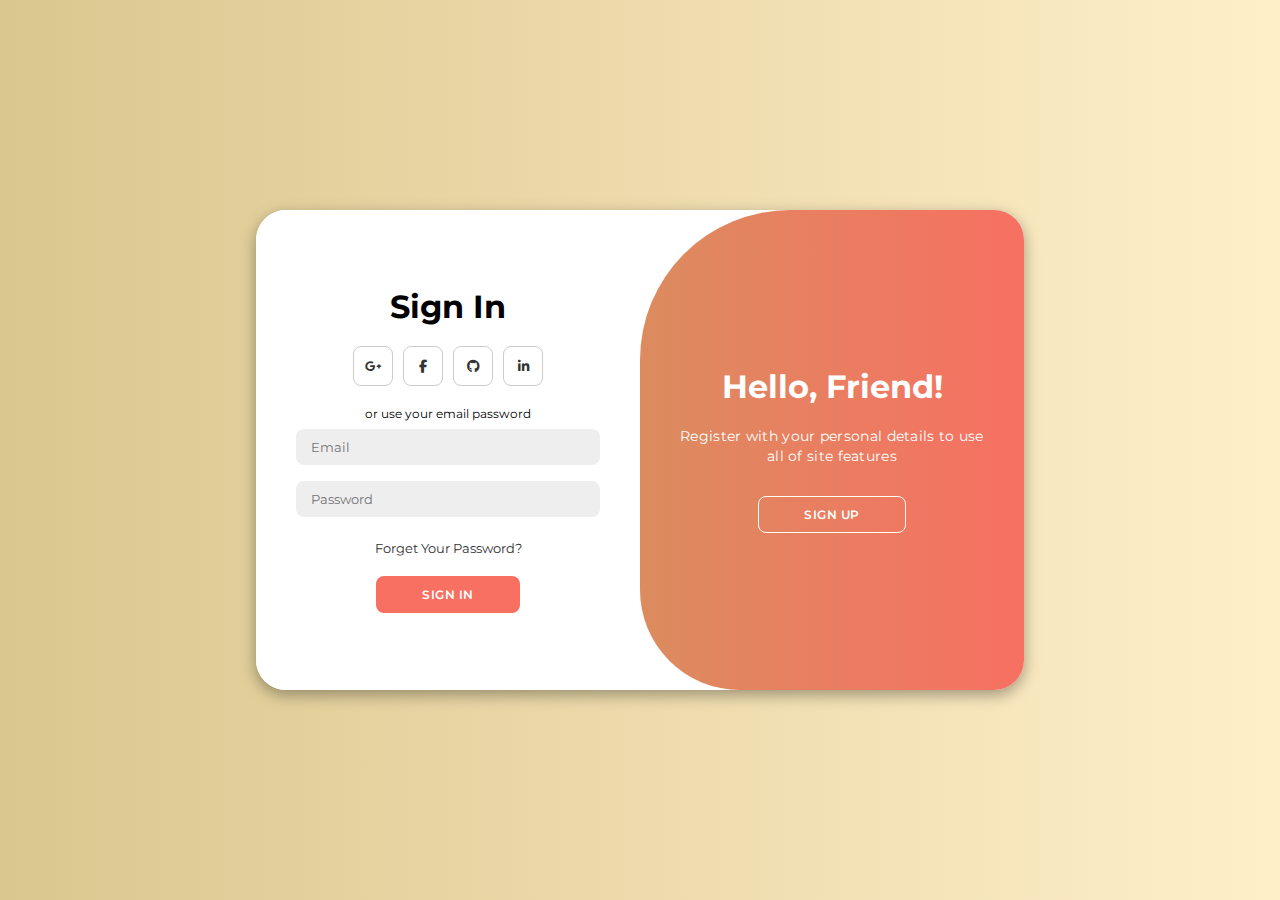
<file: templates/index.html>
<!DOCTYPE html>
<html lang="en">

<head>
    <meta charset="UTF-8">
    <meta name="viewport" content="width=device-width, initial-scale=1.0">
    <link rel="stylesheet" href="https://cdnjs.cloudflare.com/ajax/libs/font-awesome/6.4.2/css/all.min.css">
    <link rel="stylesheet" href="/static/css/style.css">
    <title>Modern Login Page</title>
</head>

<body>

    <div class="container" id="container">
        <div class="form-container sign-up">
            <form>
                <h1>Create Account</h1>
                <div class="social-icons">
                    <a href="#" class="icon"><i class="fa-brands fa-google-plus-g"></i></a>
                    <a href="#" class="icon"><i class="fa-brands fa-facebook-f"></i></a>
                    <a href="#" class="icon"><i class="fa-brands fa-github"></i></a>
                    <a href="#" class="icon"><i class="fa-brands fa-linkedin-in"></i></a>
                </div>
                <span>or use your email for registeration</span>
                <input type="text" placeholder="Name">
                <input type="email" placeholder="Email">
                <input type="password" placeholder="Password">
                <button >Sign Up</button>
            </form>
        </div>
        <div class="form-container sign-in">
            <form>
                <h1>Sign In</h1>
                <div class="social-icons">
                    <a href="#" class="icon"><i class="fa-brands fa-google-plus-g"></i></a>
                    <a href="#" class="icon"><i class="fa-brands fa-facebook-f"></i></a>
                    <a href="#" class="icon"><i class="fa-brands fa-github"></i></a>
                    <a href="#" class="icon"><i class="fa-brands fa-linkedin-in"></i></a>
                </div>
                <span>or use your email password</span>
                <input type="email" placeholder="Email">
                <input type="password" placeholder="Password">
                <a href="#">Forget Your Password?</a>
                <button>Sign In</button>
            </form>
        </div>
        <div class="toggle-container">
            <div class="toggle">
                <div class="toggle-panel toggle-left">
                    <h1>Welcome Back!</h1>
                    <p>Enter your personal details to use all of site features</p>
                    <button class="hidden" id="login">Sign In</button>
                </div>
                <div class="toggle-panel toggle-right">
                    <h1>Hello, Friend!</h1>
                    <p>Register with your personal details to use all of site features</p>
                    <button class="hidden" id="register">Sign Up</button>
                </div>
            </div>
        </div>
    </div>

    <script >
        document.getElementById('addProductForm').addEventListener('submit', function(event) {
    event.preventDefault();

    const formData = new FormData(this);
    
    fetch('/add_product', {
        method: 'POST',
        body: formData
    })
    .then(response => response.json())
    .then(data => {
        document.getElementById('message').innerText = data.message;
        this.reset(); // Reset the form
    })
    .catch(error => {
        console.error('Error:', error);
    });
});

function handleFileUpload(event) {
    const file = event.target.files[0];
    // You can add QR code scanning logic here if needed
}
    </script>
</body>

</html>
</file>
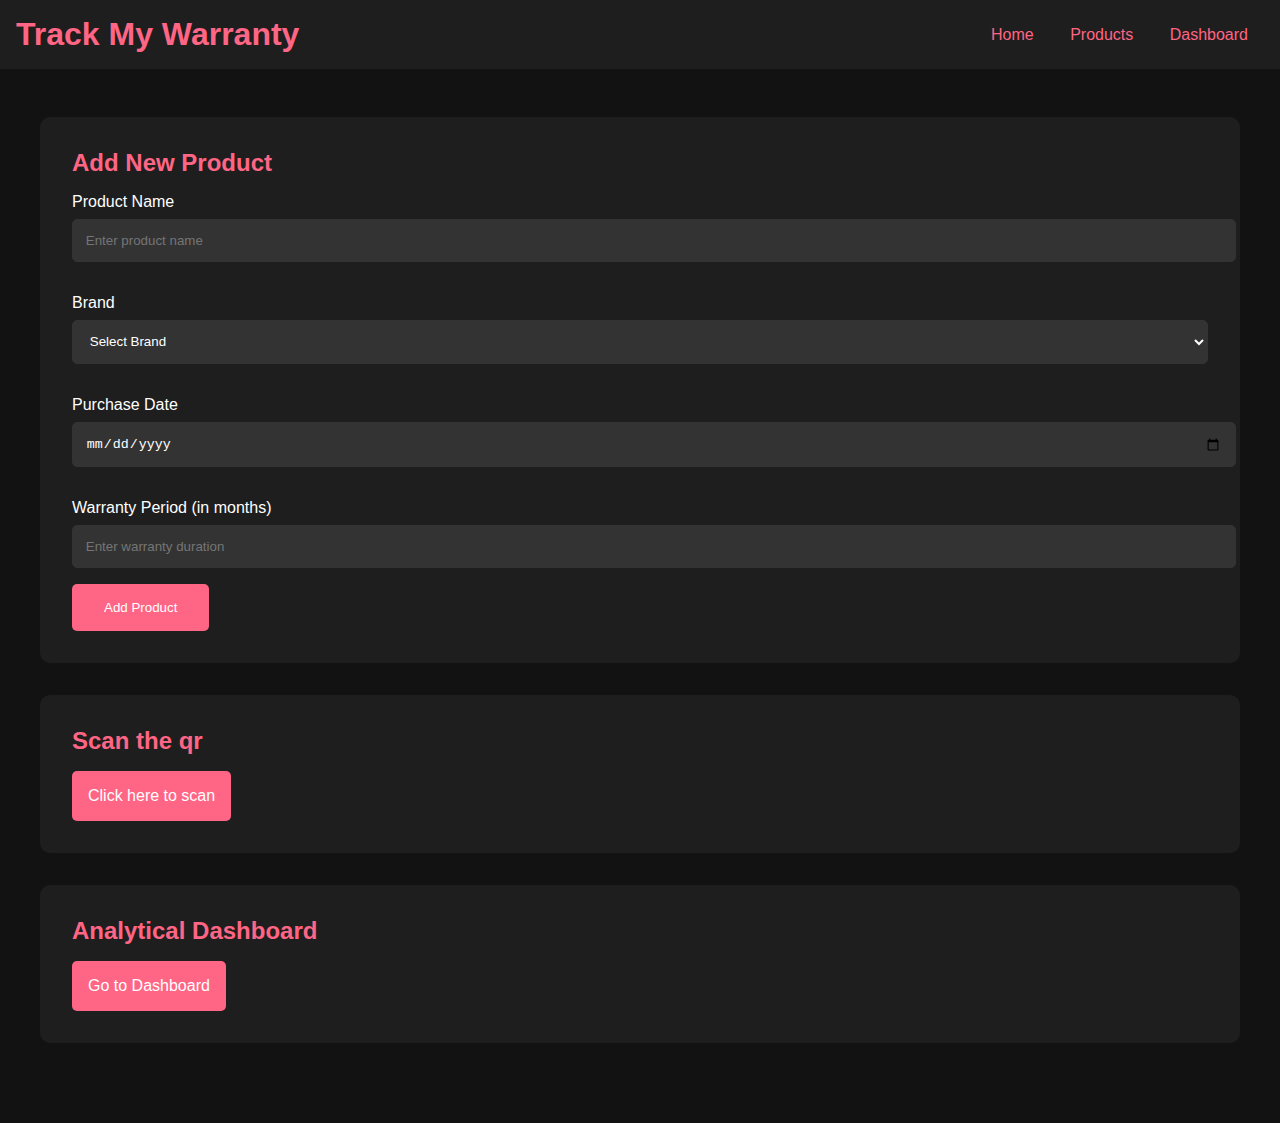
<file: templates/add_warranty.html>
<!DOCTYPE html>
<html lang="en">
<head>
    <meta charset="UTF-8">
    <meta name="viewport" content="width=device-width, initial-scale=1.0">
    <title>Track My Warranty - Add Product</title>
    <style>
        body {
            margin: 0;
            font-family: Arial, sans-serif;
            background-color: #121212;
            color: white;
        }

        header {
            background-color: #1E1E1E;
            padding: 1rem;
            display: flex;
            justify-content: space-between;
            align-items: center;
        }

        header h1 {
            color: #FF6584;
            margin: 0;
        }

        header nav a {
            color: #FF6584;
            text-decoration: none;
            margin: 0 1rem;
        }

        .container {
            max-width: 1200px;
            margin: 2rem auto;
            padding: 1rem;
        }

        .add-product-form, .dashboard-link {
            background-color: #1E1E1E;
            border-radius: 10px;
            padding: 2rem;
            margin-bottom: 2rem;
        }

        .add-product-form h2, .dashboard-link h2 {
            margin: 0 0 1rem;
            color: #FF6584;
        }

        .add-product-form label {
            display: block;
            margin: 1rem 0 0.5rem;
        }

        .add-product-form input, .add-product-form select {
            width: 100%;
            padding: 0.8rem;
            margin-bottom: 1rem;
            border: 1px solid #333;
            border-radius: 5px;
            background-color: #333;
            color: white;
        }

        .add-product-form button {
            padding: 1rem 2rem;
            background-color: #FF6584;
            color: white;
            border: none;
            border-radius: 5px;
            cursor: pointer;
        }

        .dashboard-link a {
            text-decoration: none;
            padding: 1rem;
            display: inline-block;
            background-color: #FF6584;
            color: white;
            border-radius: 5px;
            font-size: 1rem;
        }
    </style>
</head>
<body>
    <header>
        <h1>Track My Warranty</h1>
        <nav>
            <a href="index.html">Home</a>
            <a href="products.html">Products</a>
            <a href="dashboard.html">Dashboard</a>
        </nav>
    </header>

    <div class="container">
        <div class="add-product-form">
            <h2>Add New Product</h2>
            <form>
                <label for="product-name">Product Name</label>
                <input type="text" id="product-name" placeholder="Enter product name">

                <label for="brand">Brand</label>
                <select id="brand">
                    <option value="">Select Brand</option>
                    <option value="adidas">Adidas</option>
                    <option value="omen">Omen</option>
                    <option value="hp">HP</option>
                    <option value="casio">Casio</option>
                </select>

                <label for="purchase-date">Purchase Date</label>
                <input type="date" id="purchase-date">

                <label for="warranty-period">Warranty Period (in months)</label>
                <input type="number" id="warranty-period" placeholder="Enter warranty duration">

                <button type="submit">Add Product</button>
            </form>
        </div>

        <div class="dashboard-link">
            <h2>Scan the qr</h2>
            <a href="scan.html">Click here to scan</a>
        </div>
        <div class="dashboard-link">
            <h2>Analytical Dashboard</h2>
            <a href="dashboard.html">Go to Dashboard</a>
        </div>
    </div>
</body>
</html>
</file>
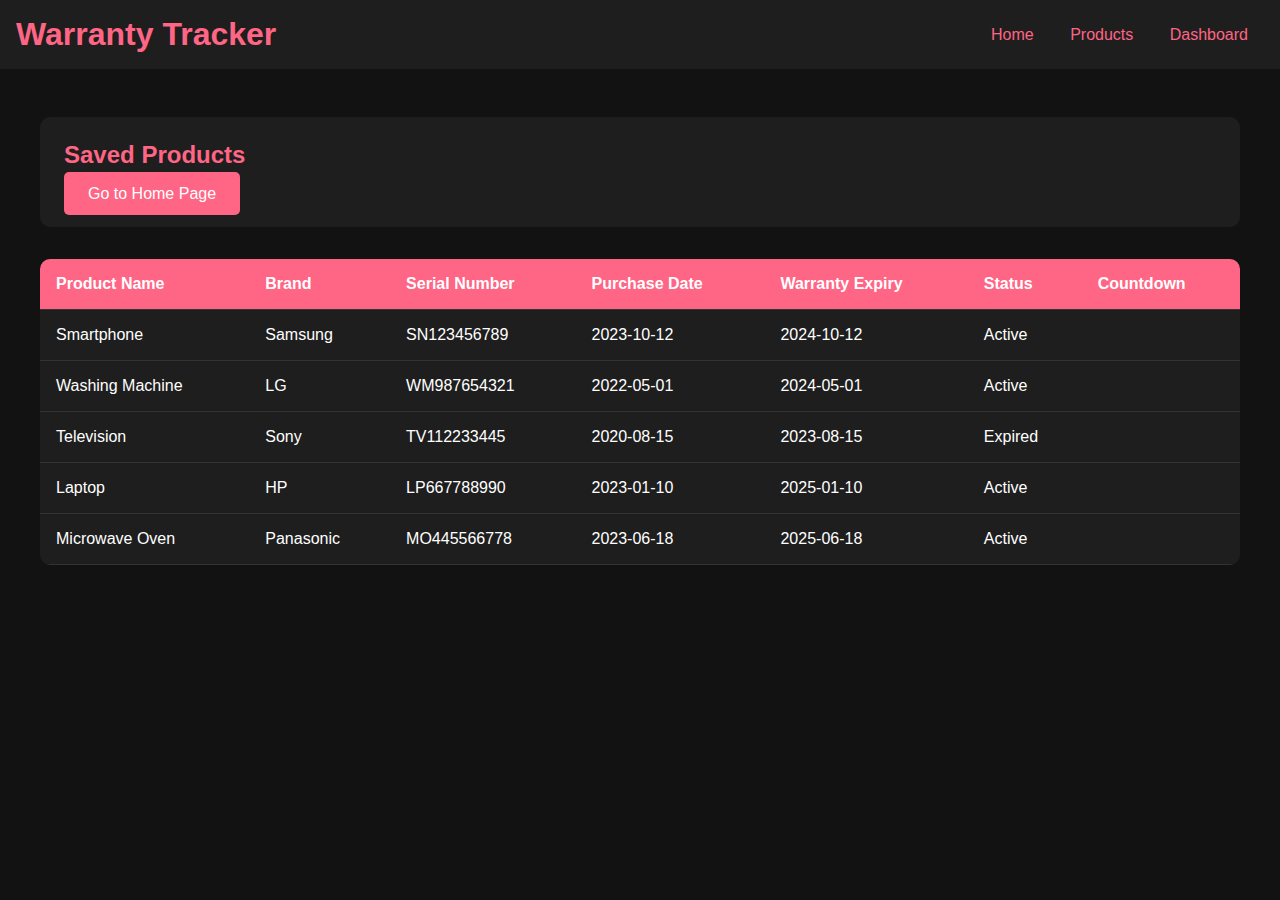
<file: templates/dashboard.html>
<!DOCTYPE html>
<html lang="en">
<head>
    <meta charset="UTF-8">
    <meta name="viewport" content="width=device-width, initial-scale=1.0">
    <title>Warranty Tracker - Dashboard</title>
    <style>
        body {
            margin: 0;
            font-family: Arial, sans-serif;
            background-color: #121212;
            color: white;
        }

        header {
            background-color: #1E1E1E;
            padding: 1rem;
            display: flex;
            justify-content: space-between;
            align-items: center;
        }

        header h1 {
            color: #FF6584;
            margin: 0;
        }

        header nav a {
            color: #FF6584;
            text-decoration: none;
            margin: 0 1rem;
        }

        .container {
            max-width: 1200px;
            margin: 2rem auto;
            padding: 1rem;
        }

        .dashboard-table {
            width: 100%;
            border-collapse: collapse;
            margin-top: 2rem;
            background-color: #1E1E1E;
            border-radius: 10px;
            overflow: hidden;
        }

        .dashboard-table th, .dashboard-table td {
            text-align: left;
            padding: 1rem;
            border-bottom: 1px solid #333;
        }

        .dashboard-table th {
            background-color: #FF6584;
            color: white;
        }

        .dashboard-table tr:hover {
            background-color: #333;
        }

        .dashboard-table td {
            color: #fff;
        }

        .dashboard-link {
            background-color: #1E1E1E;
            border-radius: 10px;
            padding: 1.5rem;
        }

        .dashboard-link h2 {
            margin: 0 0 1rem;
            color: #FF6584;
        }

        .dashboard-link a {
            text-decoration: none;
            padding: 0.8rem 1.5rem;
            background-color: #FF6584;
            color: white;
            border-radius: 5px;
            font-size: 1rem;
        }
    </style>
</head>
<body>
    <header>
        <h1>Warranty Tracker</h1>
        <nav>
            <a href="/templates/main.html">Home</a>
            <a href="/templates/products.html">Products</a>
            <a href="/templates/dashboard.html">Dashboard</a>
        </nav>
    </header>

    <div class="container">
        <div class="dashboard-link">
            <h2>Saved Products</h2>
            <a href="/templates/main.html">Go to Home Page</a>
        </div>

        <table class="dashboard-table">
            <thead>
                <tr>
                    <th>Product Name</th>
                    <th>Brand</th>
                    <th>Serial Number</th>
                    <th>Purchase Date</th>
                    <th>Warranty Expiry</th>
                    <th>Status</th>
                    <th>Countdown</th>
                </tr>
            </thead>
            <tbody>
                <tr>
                    <td>Smartphone</td>
                    <td>Samsung</td>
                    <td>SN123456789</td>
                    <td>2023-10-12</td>
                    <td>2024-10-12</td>
                    <td>Active</td>
                    <td class="countdown" data-expiry="2024-10-12T23:59:59"></td>
                </tr>
                <tr>
                    <td>Washing Machine</td>
                    <td>LG</td>
                    <td>WM987654321</td>
                    <td>2022-05-01</td>
                    <td>2024-05-01</td>
                    <td>Active</td>
                    <td class="countdown" data-expiry="2024-05-01T23:59:59"></td>
                </tr>
                <tr>
                    <td>Television</td>
                    <td>Sony</td>
                    <td>TV112233445</td>
                    <td>2020-08-15</td>
                    <td>2023-08-15</td>
                    <td>Expired</td>
                    <td class="countdown" data-expiry="2023-08-15T23:59:59"></td>
                </tr>
                <tr>
                    <td>Laptop</td>
                    <td>HP</td>
                    <td>LP667788990</td>
                    <td>2023-01-10</td>
                    <td>2025-01-10</td>
                    <td>Active</td>
                    <td class="countdown" data-expiry="2025-01-10T23:59:59"></td>
                </tr>
                <tr>
                    <td>Microwave Oven</td>
                    <td>Panasonic</td>
                    <td>MO445566778</td>
                    <td>2023-06-18</td>
                    <td>2025-06-18</td>
                    <td>Active</td>
                    <td class="countdown" data-expiry="2025-06-18T23:59:59"></td>
                </tr>
            </tbody>
        </table>
    </div>

    <script>
        function updateCountdown() {
            const countdownElements = document.querySelectorAll('.countdown');

            countdownElements.forEach(element => {
                const expiryDate = new Date(element.getAttribute('data-expiry'));
                const currentDate = new Date();

                const timeDifference = expiryDate - currentDate;

                if (timeDifference > 0) {
                    const days = Math.floor(timeDifference / (1000 * 60 * 60 * 24));
                    const hours = Math.floor((timeDifference % (1000 * 60 * 60 * 24)) / (1000 * 60 * 60));
                    const minutes = Math.floor((timeDifference % (1000 * 60 * 60)) / (1000 * 60));
                    const seconds = Math.floor((timeDifference % (1000 * 60)) / 1000);

                    element.textContent = `${days} days, ${hours} hrs, ${minutes} mins, ${seconds} secs remaining`;
                } else {
                    element.textContent = "Expired";
                }
            });
        }

        // Update the countdown every second
        setInterval(updateCountdown, 1000);
    </script>
</body>
</html>
</file>
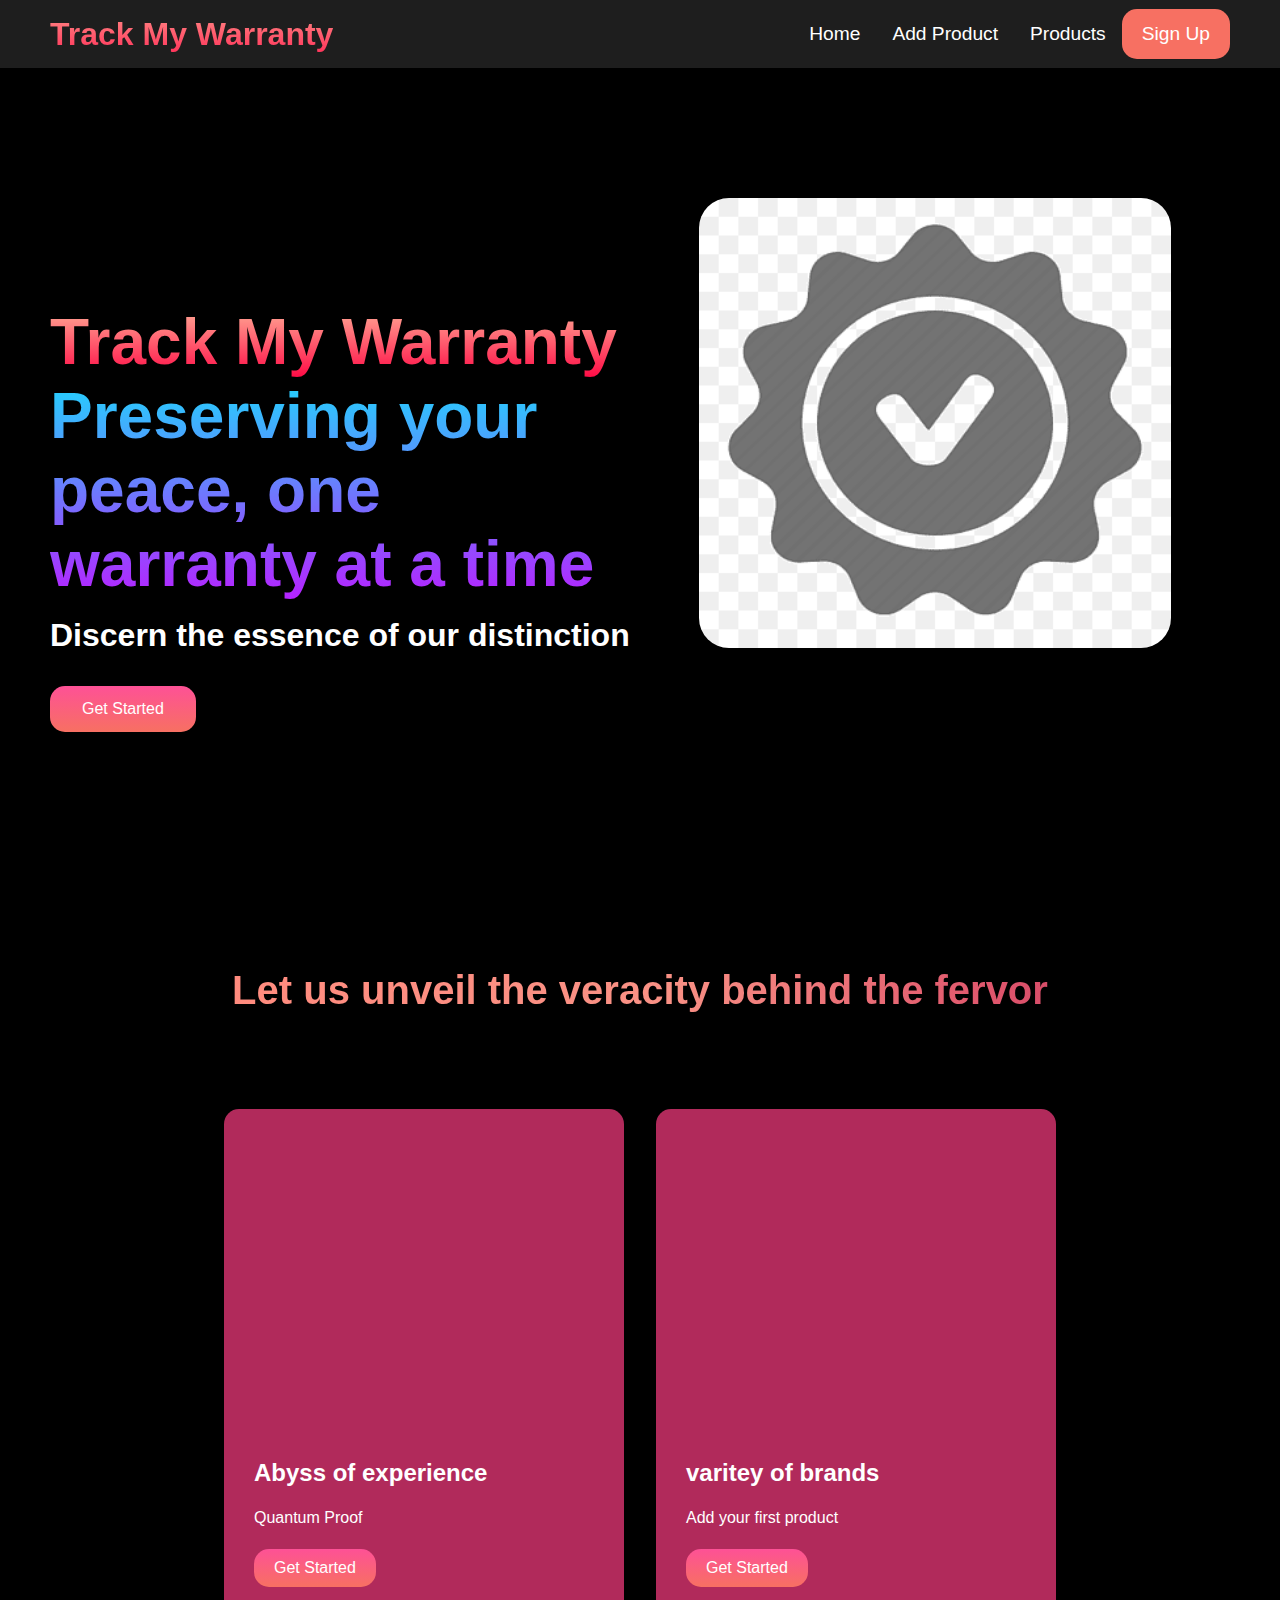
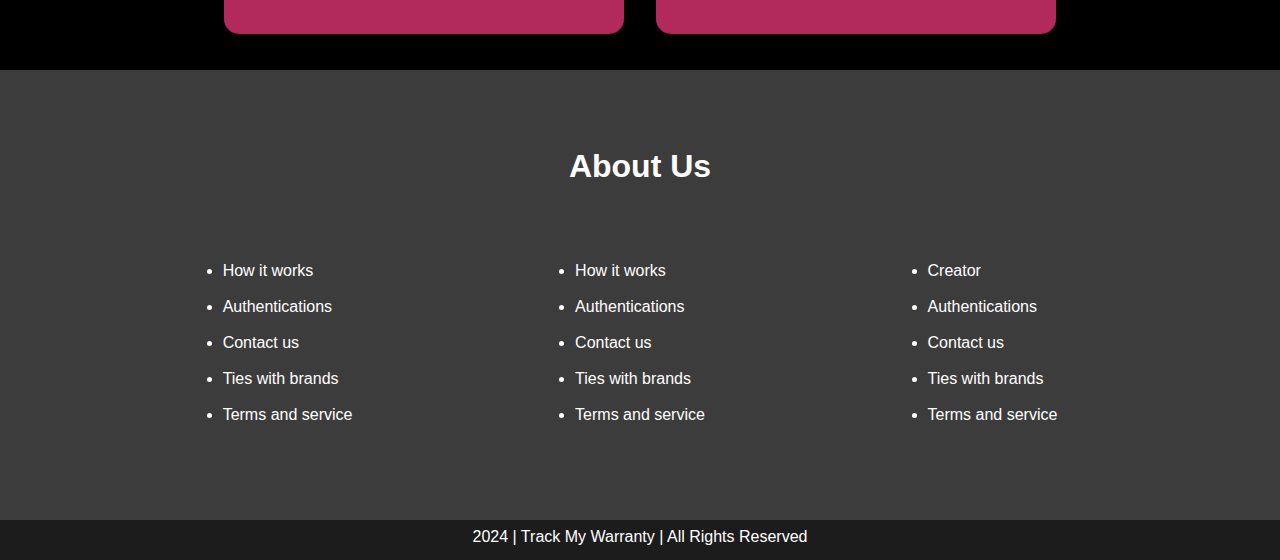
<file: templates/main.html>
<!DOCTYPE html>
<html lang="en">

<head>
    <meta charset="UTF-8">
    <meta name="viewport" content="width=device-width, initial-scale=1.0">
    <title>Track My Warranty</title>
    <link rel="stylesheet" href="/static/css/design.css">
</head>

<body>

    <!-- this is the navbar section  -->

    <nav class="navbar">
        <div class="navbar__container">
            <a href="/" id="navbar__logo">Track My Warranty</a>
            <div class="navbar__toggle" id="mobile-menu">
                <span class="bar"></span>
                <span class="bar"></span>
                <span class="bar"></span>
            </div>
            <ul class="navbar__menu">
                <li class="navbar__item">
                    <a href="/templates/main.html" class="navbar__links">Home</a>
                    <a href="/templates/add_warranty.html" class="navbar__links">Add Product</a>
                    <a href="/templates/products.html" class="navbar__links">Products</a>
                </li>
                <li class="navbar__btn">
                    <a href="/templates/index.html" class="button">Sign Up</a>
                </li>
            </ul>
        </div>
    </nav>

    <!-- HERO SECTION -->

    <div class="main">
        <div class="main__container">
            <div class="main__content">
                <h1>Track My Warranty</h1>
                <h2>Preserving your peace, one warranty at a time</h2>
                <p>Discern the essence of our distinction</p>
                <button class="main__btn"><a herf="">Get Started</a></button>
            </div>
            <div class="main__gif-container">
                <!-- add an image here man ... am so done  -->
                <!-- <img src="B1.jpg" alt="image" id="" /> -->
                 <img src="/img/png-transparent-computer-icons-graphy-symbol-warranty-logo-brand-computer-icons-thumbnail.png" alt="" loop="infiinte">

            </div>
        </div>

        <!-- services -->

        <div class="services">
            <h1>Let us unveil the veracity behind the fervor</h1>
            <div class="services__container">
                <div class="services__card">
                    <h2>Abyss of experience</h2>
                    <p>Quantum Proof</p>
                    <button>Get Started</button>
                </div>
                <div class="services__card">
                    <h2>varitey of brands</h2>
                    <p>Add your first product</p>
                    <button>Get Started</button>
                </div>
            </div>
        </div>

        <!-- FOOter sectionnnn  -->

        <div class="footer__container">
            <h1>About Us</h1>
            <div class="link-cnt">
                <div id="links">
                    <a href="/">
                        <li> How it works</li>
                    </a><br>
                    <a href="/">
                        <li> Authentications </li>
                    </a><br>
                    <a href="/">
                        <li> Contact us </li>
                    </a><br>
                    <a href="/">
                        <li> Ties with brands </li>
                    </a><br>
                    <a href="/">
                        <li> Terms and service </li>
                    </a><br>
                </div>
                <div id="links">
                    <a href="/">
                        <li> How it works </li>
                    </a><br>
                    <a href="/">
                        <li> Authentications </li>
                    </a><br>
                    <a href="/">
                        <li> Contact us </li>
                    </a><br>
                    <a href="/">
                        <li> Ties with brands </li>
                    </a><br>
                    <a href="/">
                        <li> Terms and service </li>
                    </a><br>
                </div>
                <div id="links">
                    <a href="/">
                        <li> Creator </li>
                    </a><br>
                    <a href="/">
                        <li> Authentications </li>
                    </a><br>
                    <a href="/">
                        <li> Contact us </li>
                    </a><br>
                    <a href="/">
                        <li> Ties with brands </li>
                    </a><br>
                    <a href="/">
                        <li> Terms and service </li>
                    </a><br>
                </div>
            </div>
        </div>

        <div id="copyright">
            2024 | Track My Warranty | All Rights Reserved
        </div>

        <div class="social__media">
            <div class="social__media--wrap">
                <div class="footer__logo">
                    <a href="/"></a>
                </div>

            </div>
        </div>
    </div>


    <!-- <script src="app.js"></script> -->

</body>

</html>
</file>
<file: static/css/style.css>
@import url('https://fonts.googleapis.com/css2?family=Montserrat:wght@300;400;500;600;700&display=swap');

*{
    margin: 0;
    padding: 0;
    box-sizing: border-box;
    font-family: 'Montserrat', sans-serif;
}

body{
    background-color: #c9d6ff;
    background: linear-gradient(to right, #aa7f0070, #ffefc9);
    display: flex;
    align-items: center;  /*alings items along the cross-axis , perpendicular to flex-direction*/
    justify-content: center;  /*aligns items along the main axis- column*/
    flex-direction: column;
    height: 100vh;
}

.container{
    background-color: #fff;
    border-radius: 30px;
    box-shadow: 0 5px 15px rgba(0, 0, 0, 0.35);
    position: relative;
    overflow: hidden;   
    width: 768px;
    max-width: 100%;
    min-height: 480px;
}

.container p{
    font-size: 14px;
    line-height: 20px;
    letter-spacing: 0.3px;
    margin: 20px 0;
}

.container span{
    font-size: 12px;
}

.container a{
    color: #333;
    font-size: 13px;
    text-decoration: none;
    margin: 15px 0 10px;
}

.container button{
    background-color: #f77062;
    color: #fff;
    font-size: 12px;
    padding: 10px 45px;
    border: 1px solid transparent;
    border-radius: 8px;
    font-weight: 600;
    letter-spacing: 0.5px;
    text-transform: uppercase;
    margin-top: 10px;
    cursor: pointer;
}

.container button.hidden{
    background-color: transparent;
    border-color: #fff;
}

.container form{
    background-color: #fff;
    display: flex;
    align-items: center;
    justify-content: center;
    flex-direction: column;
    padding: 0 40px;
    height: 100%;
}

.container input{
    background-color: #eee;
    border: none;
    margin: 8px 0;
    padding: 10px 15px;
    font-size: 13px;
    border-radius: 8px;
    width: 100%;
    outline: none;
}

.form-container{
    position: absolute;
    top: 0;
    height: 100%;
    transition: all 0.6s ease-in-out;
}

.sign-in{
    left: 0;
    width: 50%;
    z-index: 2;
}

.container.active .sign-in{
    transform: translateX(100%);
}

.sign-up{
    left: 0;
    width: 50%;
    opacity: 0;
    z-index: 1;
}

.container.active .sign-up{
    transform: translateX(100%);
    opacity: 1;
    z-index: 5;
    animation: move 0.6s;
}

@keyframes move{
    0%, 49.99%{
        opacity: 0;
        z-index: 1;
    }
    50%, 100%{
        opacity: 1;
        z-index: 5;
    }
}

.social-icons{
    margin: 20px 0;
}

.social-icons a{
    border: 1px solid #ccc;
    border-radius: 20%;
    display: inline-flex;
    justify-content: center;
    align-items: center;
    margin: 0 3px;
    width: 40px;
    height: 40px;
}

.toggle-container{
    position: absolute;
    top: 0;
    left: 50%;
    width: 50%;
    height: 100%;
    overflow: hidden;
    transition: all 0.6s ease-in-out;
    border-radius: 150px 0 0 100px;
    z-index: 1000;
}

.container.active .toggle-container{
    transform: translateX(-100%);
    border-radius: 0 150px 100px 0;
}

.toggle{
    background-color: #512da8;
    height: 100%;
    background: linear-gradient(to right, #c0a75c, #f77062);
    color: #fff;
    position: relative;
    left: -100%;
    height: 100%;
    width: 200%;
    transform: translateX(0);
    transition: all 0.6s ease-in-out;
}

.container.active .toggle{
    transform: translateX(50%);
}

.toggle-panel{
    position: absolute;
    width: 50%;
    height: 100%;
    display: flex;
    align-items: center;
    justify-content: center;
    flex-direction: column;
    padding: 0 30px;
    text-align: center;
    top: 0;
    transform: translateX(0);
    transition: all 0.6s ease-in-out;
}

.toggle-left{
    transform: translateX(-200%);
}

.container.active .toggle-left{
    transform: translateX(0);
}

.toggle-right{
    right: 0;
    transform: translateX(0);
}

.container.active .toggle-right{
    transform: translateX(200%);
}
</file>
<file: static/css/design.css>
* {
    box-sizing: border-box;
    margin: 0;
    padding: 0;
    font-family: 'kumbh sans', sans-serif;
}

body{
    background: linear-gradient(to right,#000000, #000000);
}

.navbar {
    background: #1e1e1e;
    height: 68px;
    display: flex;
    justify-content: center;
    align-items: center;
    font-size: 1.2rem;
    /* position: sticky; */
    top: 0;
    z-index: 999;
}

.navbar__container {
    display: flex;
    justify-content: space-between;
    height: 80px;
    z-index: 1;
    width: 100%;
    max-width: 1300px;
    margin: 0 auto;
    padding: 0 50px;
}

#navbar__logo {
    /* background-color: #ff8177; */
    background-image: linear-gradient(to top, #ff0844 0%, #ffb199 100%);
    -webkit-background-clip: text;
    background-clip: text;
    -moz-background-clip: text;
    -webkit-text-fill-color: transparent;
    -moz-text-fill-color: transparent;
    display: flex;
    align-items: center;
    cursor: pointer;
    font-size: 2rem;
    font-weight: 600;
}

.fa-gem {
    margin-right: 0.5rem;

}

.navbar__menu {
    display: flex;
    align-items: center;
    list-style: none;
    text-align: center;
}

.navbar__item {
    height: 80px;
    display: flex;
}

.navbar__links {
    color: #fff;
    display: flex;
    align-items: center;
    justify-content: center;
    text-decoration: none;
    padding: 0 1rem;
    height: 100%;
}

.button {
    display: flex;
    justify-content: center;
    align-items: center;
    text-decoration: none;
    padding: 10px 20px;
    height: 50px;
    width: 100%;
    border-radius: 15px;
    background: #f77062;
    color: #fff;
}

.button:hover {
    background: #4fabe9;
    transition: all 0.7s ease;
}

.navbar__links:hover {
    color: #f77062;
    transition: all 0.5s ease;
}

@media screen and (max-width: 960px) {
    .navbar__container {
        display: flex;
        justify-content: space-between;
        height: 80px;
        z-index: 1;
        width: 100%;
        max-width: 1300px;
        padding: 0;
    }

    .navbar__menu {
        display: grid;
        grid-template-columns: auto;
        margin: 0;
        width: 100%;
        position: absolute;
        top: -1000px;
        opacity: 0;
        transition: all 0.5s ease;
        height: 50vh;
        z-index: -1;
        background: #131313;
    }

    .navbar__menu.active {
        background: #131313;
        top: 100%;
        opacity: 1;
        transition: all 0.5s ease;
        z-index: 99;
        height: 50vh;
        font-size: 1.6rem;
    }

    #navbar__logo {
        padding-left: 25px;
    }

    .navbar__toggle .bar {
        width: 25px;
        height: 3px;
        margin: 5px auto;
        transition: all 0.3s ease-in-out;
        background: #fff;
    }

    .navbar__item {
        width: 100%;
    }

    .navbar__links {
        text-align: center;
        padding: 2rem;
        width: 100%;
        display: table;
    }

    #mobile-menu {
        position: absolute;
        top: 20%;
        right: 5%;
        transform: translate(5%, 20%);
    }

    .navbar__btn {
        padding-bottom: 1rem;
    }

    .button {
        display: flex;
        justify-content: center;
        align-items: center;
        width: 80%;
        height: 80px;
        margin: 0;
    }

    .navbar__toggle .bar {
        display: block;
        cursor: pointer;
    }

    #mobile-menu.is-active .bar:nth-child(2) {
        opacity: 0;
    }

    #mobile-menu.is-active .bar:nth-child(1) {
        transform: translateY(8px) rotate(45deg);
    }

    #mobile-menu.is-active .bar:nth-child(3) {
        transform: translateY(-8px) rotate(-45deg);
    }
}

/* HERO SECTION */


.main__container {
    display: grid;
    grid-template-columns: 1fr 1fr;
    align-items: center;
    justify-self: center;
    margin: 0 auto;
    height: 100vh;
    /* background-color: #141414; */
    z-index: 1;
    width: 100%;
    padding: 0 50px;
}

.main__content h1 {
    font-size: 4rem;
    /* background-color: #ff8177; */
    background-image: linear-gradient(to top, #ff0844 0%, #ffb199 100%);
    -webkit-background-clip: text;
    background-clip: text;
    -moz-background-clip: text;
    -webkit-text-fill-color: transparent;
    -moz-text-fill-color: transparent;
}

.main__content h2 {
    font-size: 4rem;
    /* background-color: #ff8177; */
    background-image: linear-gradient(to top, #b721ff 0%, #21d4fd 100%);
    -webkit-background-clip: text;
    background-clip: text;
    -moz-background-clip: text;
    -webkit-text-fill-color: transparent;
    -moz-text-fill-color: transparent;
}

.main__content p {
    margin-top: 1rem;
    font-size: 2rem;
    font-weight: 700;
    color: #fff;
}

.main__gif-container{
    height: 100%;
    width: 80%;
    margin: auto;
    margin-top:100px;
}

.main__gif-container img{
    margin-top: 30px;
    height: 50%;
    width: 100%;
    border-radius: 30px;
}

.main__btn {
    font-size: 1rem;
    background-image: linear-gradient(to top, #f77062 0%, #fe5196 100%);
    padding: 14px 32px;
    border: none;
    border-radius: 15px;
    color: #fff;
    margin-top: 2rem;
    cursor: pointer;
    position: relative;
    /* transition: all 0.5s; */
    outline: none;
}

.main__btn a {
    position: relative;
    z-index: 2;
    color: #fff;
    text-decoration: none;
}

.main__btn:after {
    position: absolute;
    content: '';
    top: 0;
    left: 0;
    width: 0;
    height: 100%;
    background: #4fabe9;
    transition: all 0.5s;
    border-radius: 15px;
}

.main__btn:hover {
    color: #fff;
}

.main__btn:hover:after {
    width: 100%;
}

.main__img--container {
    text-align: center;
}

#main__img {
    height: 80%;
    width: 80%;
}

/* making this mobile responsive */

@media screen and (max-width: 768px) {
    .main__container {
        display: grid;
        grid-template-columns: auto;
        justify-self: center;
        align-items: center;
        width: 100%;
        margin: 0 auto;
        height: 90vh;
    }

    .main__content {
        text-align: center;
        margin-bottom: 4rem;
    }

    .main__content h1 {
        font-size: 2.5rem;
        margin-top: 2rem;

    }

    .main__content h2 {
        font-size: 3rem;
    }

    .main__content p {
        margin-top: 1rem;
        font-size: 1.5rem;
    }
}

@media screen and (max-width: 480px) {
    .main__content h1 {
        font-size: 2rem;
        margin-top: 3rem;
    }

    .main__content h2 {
        font-size: 2rem;
    }

    .main__content p {
        margin-top: 2rem;
        font-size: 1.5rem;
    }

    .main__btn {
        padding: 12px 36px;
        margin: 2.5rem 0;
    }
}

/* services section  */

.serices {
    background: #141414;
    display: flex;
    flex-direction: column;
    align-items: center;
    height: 100vh;
}

.services h1 {
    /* background-color: #ff8177; */
    background-image: linear-gradient(to right, #ff8177 0%, #ff867a 0%, #ff8c7f 21%, #f99185 52%, #df556c 78%, #b12a5b 100%);
    background-size: 100%;
    margin-bottom: 5rem;
    font-size: 2.5rem;
    -webkit-background-clip: text;
    background-clip: text;
    -moz-background-clip: text;
    -webkit-text-fill-color: transparent;
    -moz-text-fill-color: transparent;
    display: flex;
    justify-content: center;
}

.services__container {
    display: flex;
    justify-content: center;
    flex-wrap: wrap;
}

.services__card {
    margin: 1rem;
    height: 525px;
    width: 400px;
    border-radius: 15px;
    background-color: #b12a5b;
    /* background-image: linear-gradient(to bottom, rgba(0, 0, 0, 0) 0%, rgba(17, 17, 17, 0.6) 100%), url('/'); */
    background-size: cover;
    position: relative;
    color: #fff;
}

.services h2 {
    position: absolute;
    top: 350px;
    left: 30px;
}

.services__card p {
    position: absolute;
    top: 400px;
    left: 30px;
}

.services button {
    color: #fff;
    padding: 10px 20px;
    border: none;
    outline: none;
    border-radius: 15px;
    background-image: linear-gradient(to top, #f77062 0%, #fe5196 100%);
    position: absolute;
    top: 440px;
    left: 30px;
    font-size: 1rem;
    cursor: pointer;
}

.services__card:hover {
    transform: scale(1.075);
    transition: 0.3s ease-in-out;
    cursor: pointer;
}

@media screen and (max-width: 960px) {
    .serices {
        height: 1600px;
    }

    .services {
        font-size: 2rem;
        margin: 12rem;
    }
}

@media screen and(maz-width: 482px) {
    .services {
        height: 1400px;
    }

    .serices h1 {
        font-size: 1.2rem;
    }

    .services__card {
        width: 300px;
    }
}

.footer__container{
    height: 50vh;
    width: 100%;
    background-color: rgb(61, 60, 60);
    display: flex;
    justify-content: space-evenly;
    align-items: center;
    margin-top: 20px;
    color: white;
    flex-direction: column;
}

#links a{
    color: white;
    text-decoration: none;
    list-style-type: disc;
}

#links{
    display: flex;
    flex-direction: column;

}

.link-cnt{
    display: flex;
    justify-content: space-evenly;
    width: 100%;
}


#copyright{
    background-color: #1c1c1c;
    color: white;
    text-align: center;
    padding-top: 8px;
    width: 100%;
    height: 40px;
}
</file>
